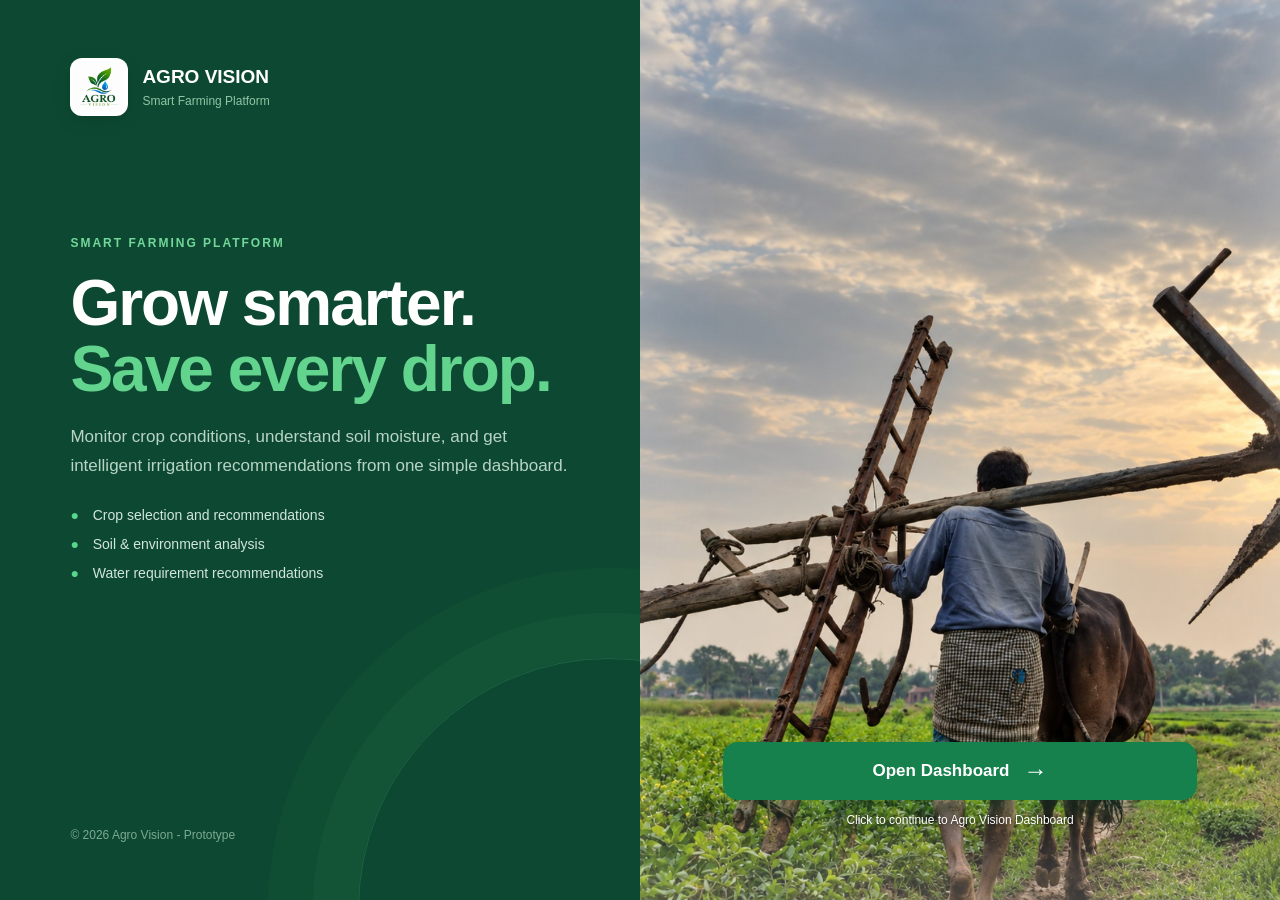
<file: index.html>
<!DOCTYPE html>
<html lang="en">
<head>
  <meta charset="UTF-8">
  <meta name="viewport" content="width=device-width, initial-scale=1.0">
  <title>Agro Vision | Welcome</title>
  <link rel="stylesheet" href="landing.css">
</head>
<body>
  <div class="landing">
    <section class="hero">
      <div class="brand">
        <img class="brand-logo" src="assets/agro-vision-logo.png" alt="Agro Vision logo">
        <div>
          <strong>AGRO VISION</strong>
          <small>Smart Farming Platform</small>
        </div>
      </div>

      <div class="hero-content">
        <span class="eyebrow">SMART FARMING PLATFORM</span>
        <h1>Grow smarter.<br><span>Save every drop.</span></h1>
        <p>
          Monitor crop conditions, understand soil moisture, and get intelligent
          irrigation recommendations from one simple dashboard.
        </p>

        <ul>
          <li><span>●</span> Crop selection and recommendations</li>
          <li><span>●</span> Soil &amp; environment analysis</li>
          <li><span>●</span> Water requirement recommendations</li>
        </ul>
      </div>

      <footer>© 2026 Agro Vision - Prototype</footer>
    </section>

    <section class="visual">
      <div class="image-card">
        <img src="assets/farmer.jpg" alt="Farmer working in a crop field with an ox">
      </div>

      <div class="continue-area">
        <a class="open-btn" href="dashboard.html">
          Open Dashboard <span>→</span>
        </a>
        <p>Click to continue to Agro Vision Dashboard</p>
      </div>

      <div class="leaf leaf-one">🌿</div>
      <div class="leaf leaf-two">🌿</div>
    </section>
  </div>
</body>
</html>
</file>
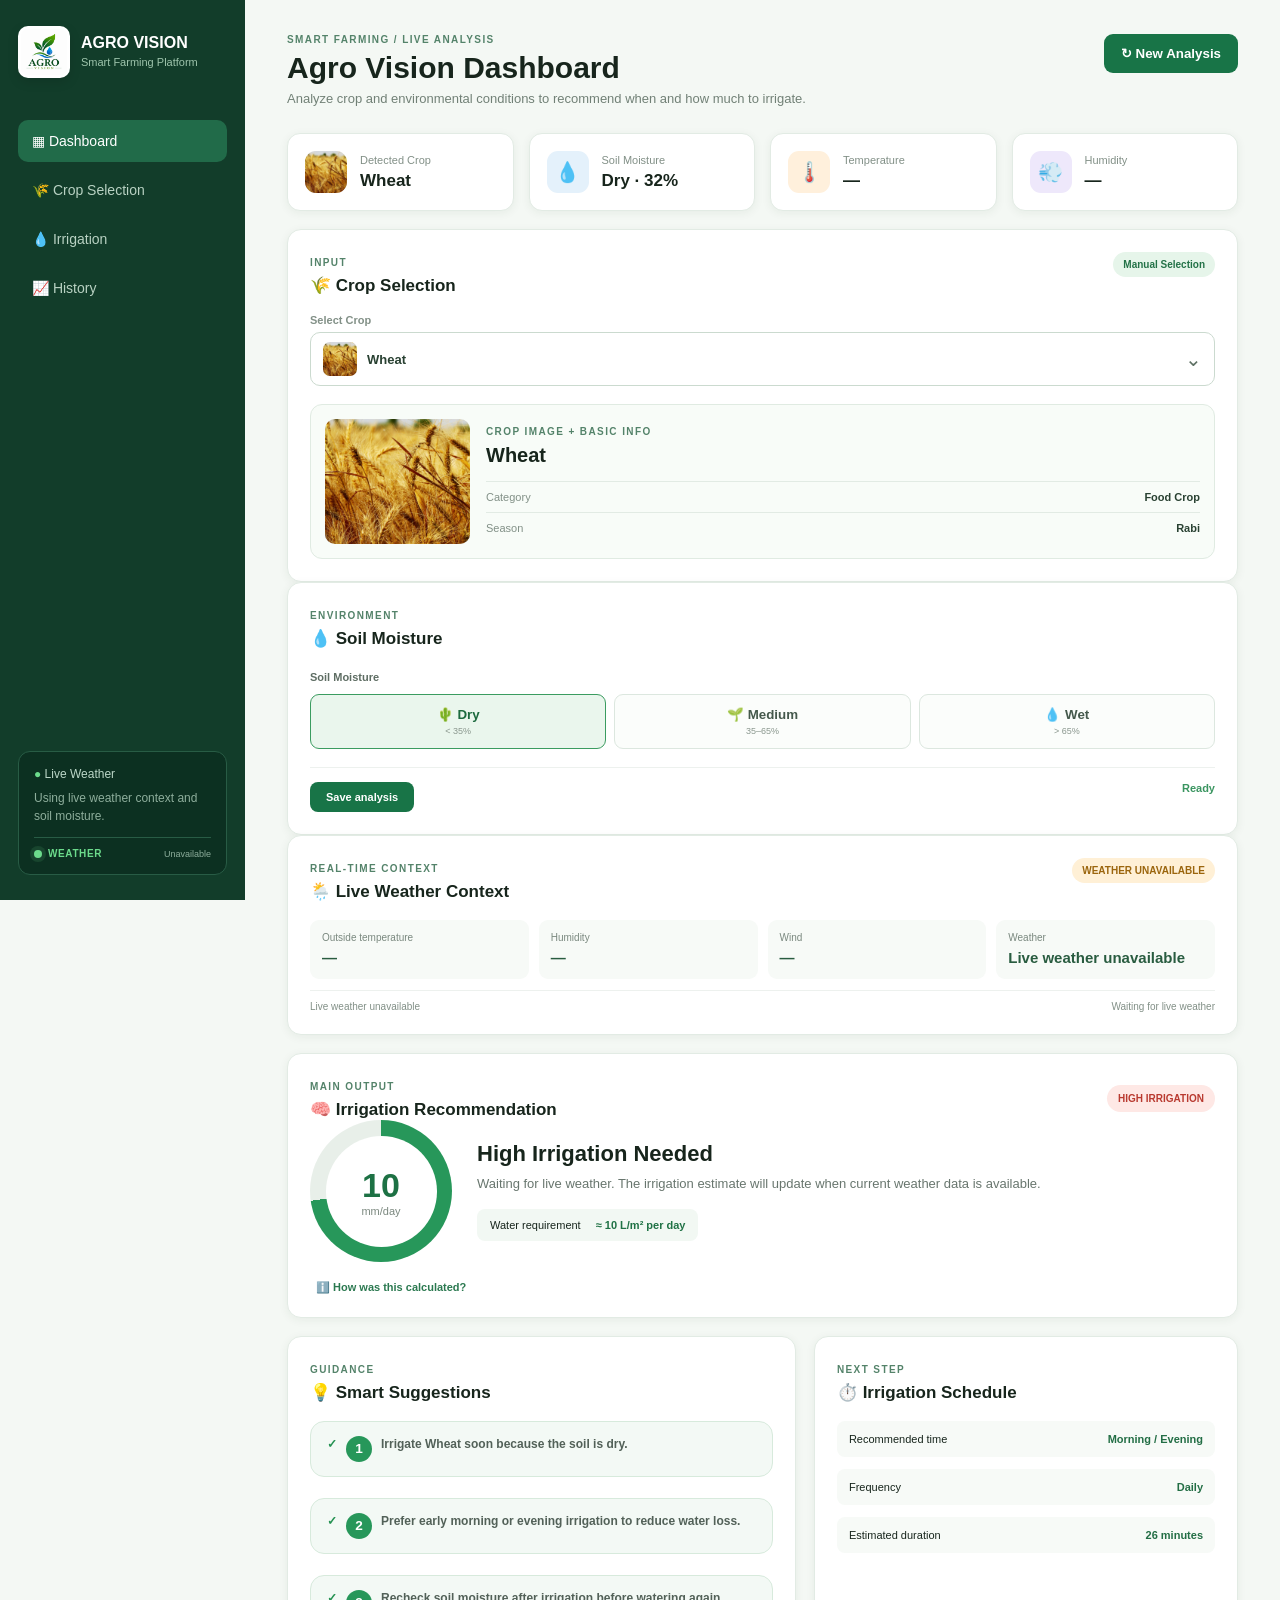
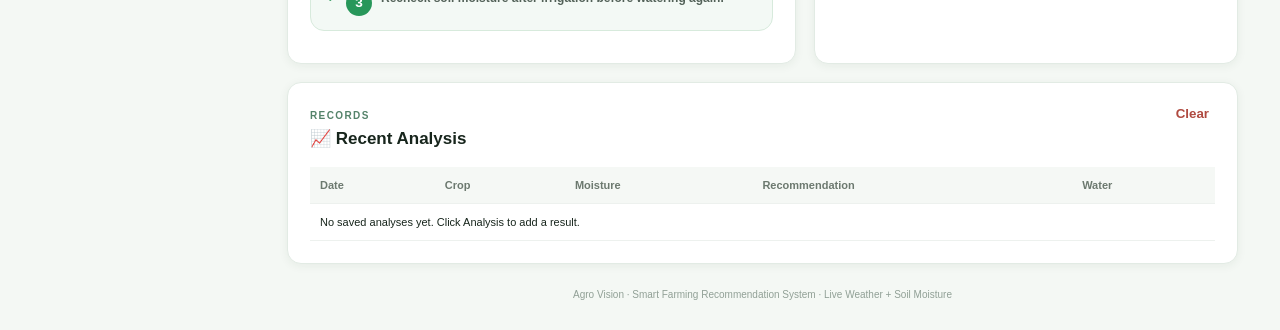
<file: dashboard.html>
<!DOCTYPE html>
<html lang="en">
<head>
  <meta charset="UTF-8">
  <meta name="viewport" content="width=device-width, initial-scale=1.0">
  <title>Agro Vision | Smart Farming Dashboard</title>
  <link rel="stylesheet" href="style.css">
</head>
<body>
  <div class="app">
    <aside class="sidebar">
      <div class="brand dashboard-brand"><img src="assets/agro-vision-logo.png" alt="Agro Vision logo"><div><b>AGRO VISION</b><small>Smart Farming Platform</small></div>
</div>
      <nav>
        <a class="active" href="#dashboard">▦ Dashboard</a>
        <a href="#crop">🌾 Crop Selection</a>
        <a href="#irrigation">💧 Irrigation</a>
        <a href="#history">📈 History</a>
      </nav>
      <div class="side-note">
        <span>●</span> Live Weather
        <p>Using live weather context and soil moisture.</p>
        <div class="live-mini"><i id="connectionDot"></i><b id="connectionText">WEATHER</b><small id="lastSync">Updating…</small></div>
      </div>
    </aside>

    <main>
      <header class="topbar">
        <div>
          <div class="eyebrow">SMART FARMING / LIVE ANALYSIS</div>
          <h1>Agro Vision Dashboard</h1>
          <p>Analyze crop and environmental conditions to recommend when and how much to irrigate.</p>
        </div>
        <button class="new-btn" id="newAnalysis">↻ New Analysis</button>
      </header>

      <section class="stats" id="dashboard">
        <div class="stat-card crop-stat-card">
          <div class="crop-stat-image"><img id="cropStatImage" src="assets/crops/wheat.jpg" alt="Wheat crop"></div>
          <div><span>Detected Crop</span><strong id="cropStat">Wheat</strong></div>
        </div>
        <div class="stat-card">
          <div class="icon blue">💧</div>
          <div><span>Soil Moisture</span><strong id="moistureStat">Dry · 32%</strong></div>
        </div>
        <div class="stat-card live-top-stat">
          <div class="icon orange">🌡️</div>
          <div><span>Temperature</span><strong id="topLiveTemp">--°C</strong></div>
        </div>
        <div class="stat-card live-top-stat">
          <div class="icon purple">💨</div>
          <div><span>Humidity</span><strong id="topLiveHumidity">--%</strong></div>
        </div>
      </section>

      <section class="crop-input-row">
        <article class="card" id="crop">
          <div class="card-head">
            <div><span class="section-kicker">INPUT</span><h2>🌾 Crop Selection</h2></div>
            <span class="pill">Manual Selection</span>
          </div>

          <div class="crop-select-wrap">
            <label>Select Crop</label>
            <div class="crop-picker" id="cropPicker">
              <button type="button" class="crop-picker-trigger" id="cropPickerTrigger" aria-haspopup="listbox" aria-expanded="false">
                <span class="crop-picker-current">
                  <img id="cropPickerImage" src="assets/crops/wheat.jpg" alt="Wheat">
                  <span id="cropPickerName">Wheat</span>
                </span>
                <span class="crop-picker-arrow">⌄</span>
              </button>
              <div class="crop-picker-panel" id="cropPickerPanel" role="listbox" aria-label="All crops"></div>
            </div>
          </div>


          <div class="crop-info">
            <div class="crop-image-panel">
              <img id="cropDisplayImage" src="" alt="Wheat crop image">
            </div>
            <div class="crop-basic-info">
              <span class="section-kicker">CROP IMAGE + BASIC INFO</span>
              <h3 id="selectedCropName">Wheat</h3>
              <div class="info-row"><span>Category</span><b id="cropCategory">Food Crop</b></div>
              <div class="info-row"><span>Season</span><b id="cropSeason">Rabi</b></div>
            </div>
          </div>
        </article>

        <article class="card environment-soil-full" id="environment">
          <div class="card-head">
            <div><span class="section-kicker">ENVIRONMENT</span><h2>💧 Soil Moisture</h2></div>
          </div>
          <label>Soil Moisture</label>
          <div class="choice-row" id="moistureChoices">
            <button data-moisture="dry" class="choice selected">🌵 Dry<span>&lt; 35%</span></button>
            <button data-moisture="medium" class="choice">🌱 Medium<span>35–65%</span></button>
            <button data-moisture="wet" class="choice">💧 Wet<span>&gt; 65%</span></button>
          </div>
          <div class="sensor-row"><button class="analysis-btn" id="analysisBtn">Save analysis</button><b id="analysisStatus">Ready</b></div>
        </article>
      </section>

      <section class="card realtime-weather" id="liveWeather">
        <div class="card-head"><div><span class="section-kicker">REAL-TIME CONTEXT</span><h2>🌦️ Live Weather Context</h2></div><span class="pill" id="weatherStatus">LOCAL / DEMO</span></div>
        <div class="weather-live-grid">
          <div><span>Outside temperature</span><strong id="liveTemp">--°C</strong></div>
          <div><span>Humidity</span><strong id="liveHumidity">--%</strong></div>
          <div><span>Wind</span><strong id="liveWind">-- km/h</strong></div>
          <div><span>Weather</span><strong id="liveWeatherText">Waiting for live data</strong></div>
        </div>
        <div class="weather-footer"><span id="weatherLocation">Location not shared</span><span id="weatherUpdated">Updating…</span></div>
      </section>

      <section class="card result" id="irrigation">
        <div class="result-top">
          <div><span class="section-kicker">MAIN OUTPUT</span><h2>🧠 Irrigation Recommendation</h2></div>
          <span class="status high" id="statusBadge">HIGH IRRIGATION</span>
        </div>
        <div class="result-main">
          <div class="water-ring"><span id="waterValue">10</span><small>mm/day</small></div>
          <div class="recommendation">
            <h3 id="resultTitle">High irrigation needed</h3>
            <p id="resultText">Live weather and soil moisture are used to calculate the irrigation requirement.</p>
            <div class="metric"><span>Water requirement</span><b id="litres">≈ 10 L/m² per day</b></div>
          </div>
        </div>
        <button class="explain" id="explainBtn">ℹ️ How was this calculated?</button>
        <div class="formula" id="formula"><b>Calculation basis:</b> Calculation uses the selected crop water requirement, current live weather (temperature, humidity, wind and rain conditions), and soil moisture. Dry soil increases demand, medium soil is neutral, and wet soil reduces demand. No historical weather baseline or live sensor stream is used.</div>
      </section>

      <section class="grid two">
        <article class="card">
          <div class="card-head"><div><span class="section-kicker">GUIDANCE</span><h2>💡 Smart Suggestions</h2></div></div>
          <ul class="suggestions" id="suggestions"></ul>
        </article>

        <article class="card">
          <div class="card-head"><div><span class="section-kicker">NEXT STEP</span><h2>⏱️ Irrigation Schedule</h2></div></div>
          <div class="schedule">
            <div><span>Recommended time</span><strong>Morning / Evening</strong></div>
            <div><span>Frequency</span><strong id="frequency">Daily</strong></div>
            <div><span>Estimated duration</span><strong id="duration">25 minutes</strong></div>
          </div>
        </article>
      </section>

      <section class="card" id="history">
        <div class="card-head"><div><span class="section-kicker">RECORDS</span><h2>📈 Recent Analysis</h2></div><button class="clear" id="clearHistory">Clear</button></div>
        <div class="table-wrap">
          <table><thead><tr><th>Date</th><th>Crop</th><th>Moisture</th><th>Recommendation</th><th>Water</th></tr></thead>
          <tbody id="historyBody"></tbody></table>
        </div>
      </section>

      <footer>Agro Vision · Smart Farming Recommendation System · Live Weather + Soil Moisture</footer>
    </main>
  </div>
  <script src="script.js"></script>
</body>
</html>
</file>
<file: landing.css>
* {
    box-sizing: border-box;
}
html, body {
    margin: 0;
    min-height: 100%;
    font-family: Arial, Helvetica, sans-serif;
}
body {
    background: #f7faf8;
    color: #173b2b;
}
.landing {
    min-height: 100vh;
    display: grid;
    grid-template-columns: 50% 50%;
}
.hero {
    position: relative;
    min-height: 100vh;
    padding: 58px 11%;
    background: #0d4932;
    color: #fff;
    overflow: hidden;
    display: flex;
    flex-direction: column;
}
.hero:after {
    content: "";
    position: absolute;
    width: 500px;
    height: 500px;
    border: 1px solid rgba(100, 210, 139, .18);
    border-radius: 50%;
    right: -220px;
    bottom: -260px;
    box-shadow: 0 0 0 45px rgba(100, 210, 139, .04), 0 0 0 90px rgba(100, 210, 139, .03);
    pointer-events: none;
}
.brand {
    display: flex;
    align-items: center;
    gap: 14px;
    position: relative;
    z-index: 1;
}
.brand-logo {
    width: 58px;
    height: 58px;
    object-fit: contain;
    border-radius: 12px;
    background: #fff;
    padding: 4px;
    box-shadow: 0 5px 18px rgba(0, 0, 0, .12);
}
.brand strong {
    display: block;
    font-size: 19px;
}
.brand small {
    display: block;
    margin-top: 6px;
    color: #91c5a5;
    font-size: 12px;
}
.hero-content {
    margin: auto 0;
    max-width: 620px;
    position: relative;
    z-index: 1;
}
.eyebrow {
    font-size: 12px;
    letter-spacing: 2px;
    font-weight: 800;
    color: #73d79a;
}
h1 {
    font-size: clamp(42px, 5vw, 70px);
    line-height: 1.03;
    margin: 20px 0;
    color: #fff;
    letter-spacing: -2px;
}
h1 span {
    color: #62d48d;
}
.hero-content p {
    max-width: 650px;
    color: #b8d4c4;
    font-size: 17px;
    line-height: 1.7;
    margin: 0 0 26px;
}
.hero-content ul {
    list-style: none;
    padding: 0;
    margin: 0;
}
.hero-content li {
    margin: 13px 0;
    color: #d1e6da;
    font-size: 14px;
}
.hero-content li span {
    color: #57d78d;
    margin-right: 10px;
}
.hero footer {
    position: relative;
    z-index: 1;
    color: #7da991;
    font-size: 12px;
    margin-top: auto;
}
.visual {
    position: relative;
    min-height: 100vh;
    background: #fbfdfb;
    padding: 0;
    display: flex;
    flex-direction: column;
    justify-content: flex-end;
    align-items: center;
    overflow: hidden;
}
.image-card {
    position: absolute;
    inset: 0;
    width: 100%;
    height: 100%;
    border-radius: 0;
    overflow: hidden;
    box-shadow: none;
    z-index: 1;
    background: #e8f2eb;
}
.image-card:after {
    content: "";
    position: absolute;
    inset: 0;
    box-shadow: inset 0 -70px 90px rgba(255, 255, 255, .25);
    pointer-events: none;
}
.image-card img {
    width: 100%;
    height: 100%;
    object-fit: cover;
    object-position: center;
    display: block;
}
.continue-area {
    position: absolute;
    left: 8%;
    right: 8%;
    bottom: 7%;
    width: auto;
    text-align: center;
    margin: 0;
    z-index: 3;
    padding: 0 5% 10px;
    border-radius: 0;
    background: transparent;
}
.open-btn {
    display: flex;
    justify-content: center;
    align-items: center;
    gap: 14px;
    width: min(100%, 560px);
    margin: auto;
    text-decoration: none;
    background: #16814d;
    color: #fff;
    font-weight: 800;
    font-size: 17px;
    border-radius: 15px;
    padding: 17px 24px;
    box-shadow: 0 12px 25px rgba(22, 129, 77, .20);
    transition: .2s ease;
}
.open-btn:hover {
    background: #116d41;
    transform: translateY(-2px);
}
.open-btn span {
    font-size: 24px;
    line-height: 1;
}
.continue-area p {
    font-size: 12px;
    color: #fff;
    margin: 13px 0 0;
    text-shadow: 0 1px 4px rgba(0, 0, 0, .65);
}
.leaf {
    position: absolute;
    color: #d9ece0;
    font-size: 90px;
    opacity: .5;
    z-index: 0;
}
.leaf-one {
    left: -25px;
    bottom: 15px;
    transform: rotate(-25deg);
}
.leaf-two {
    right: -15px;
    bottom: 0;
    transform: rotate(18deg);
}
@media(max-width: 900px) {
    .landing {
        grid-template-columns: 1fr;
    }
    .hero {
        min-height: 55vh;
        padding: 38px 8%;
    }
    .hero-content {
        margin: 70px 0 40px;
    }
    .visual {
        min-height: 65vh;
        padding: 0;
    }
    .image-card {
        height: 100%;
        position: absolute;
        inset: 0;
    }
}
@media(max-width: 520px) {
    .hero {
        padding: 28px 7%;
    }
    h1 {
        font-size: 42px;
    }
    .hero-content p {
        font-size: 14px;
    }
    .image-card {
        height: 100%;
        border-radius: 0;
    }
    .open-btn {
        font-size: 15px;
    }
}
</file>
<file: style.css>
* {
    box-sizing: border-box;
}
body {
    margin: 0;
    font-family: Inter, Segoe UI, Arial, sans-serif;
    background: #f4f8f4;
    color: #17251c;
}
.app {
    display: flex;
    min-height: 100vh;
}
.sidebar {
    width: 245px;
    background: #123d2a;
    color: #dceee3;
    padding: 26px 18px;
    position: fixed;
    top: 0;
    bottom: 0;
}
.brand {
    display: flex;
    gap: 11px;
    align-items: center;
    margin-bottom: 42px;
}
.brand>span {
    font-size: 28px;
}
.brand b {
    display: block;
    font-size: 16px;
    color: white;
}
.brand small {
    font-size: 11px;
    color: #9fc5ad;
}
.sidebar nav {
    display: grid;
    gap: 7px;
}
.sidebar nav a {
    padding: 13px 14px;
    border-radius: 10px;
    color: #b9d2c3;
    text-decoration: none;
    font-size: 14px;
}
.sidebar nav a.active, .sidebar nav a:hover {
    background: #216b49;
    color: white;
}
.side-note {
    position: absolute;
    left: 18px;
    right: 18px;
    bottom: 25px;
    padding: 15px;
    background: #0c3021;
    border: 1px solid #285c45;
    border-radius: 12px;
    font-size: 12px;
    color: #bcd7c8;
}
.side-note span {
    color: #6cdb8c;
}
.side-note p {
    line-height: 1.5;
    margin: 8px 0 0;
    color: #8eae9c;
}
main {
    margin-left: 245px;
    width: calc(100% - 245px);
    padding: 34px 42px 25px;
    max-width: 1500px;
}
.topbar {
    display: flex;
    justify-content: space-between;
    gap: 20px;
    align-items: flex-start;
    margin-bottom: 27px;
}
.eyebrow, .section-kicker {
    font-size: 10px;
    font-weight: 800;
    letter-spacing: 1.4px;
    color: #54836a;
}
.topbar h1 {
    font-size: 30px;
    margin: 6px 0;
}
.topbar p {
    margin: 0;
    color: #718076;
    font-size: 13px;
}
.new-btn, .primary {
    border: 0;
    background: #187447;
    color: white;
    padding: 12px 17px;
    border-radius: 9px;
    font-weight: 700;
    cursor: pointer;
}
.new-btn:hover, .primary:hover {
    background: #125d38;
}
.stats {
    display: grid;
    grid-template-columns: repeat(4, 1fr);
    gap: 15px;
    margin-bottom: 18px;
}
.stat-card {
    background: white;
    border: 1px solid #e2ebe4;
    border-radius: 13px;
    padding: 17px;
    display: flex;
    gap: 13px;
    align-items: center;
    box-shadow: 0 2px 10px #183b2510;
}
.stat-card span, .recognition span {
    display: block;
    color: #829087;
    font-size: 11px;
    margin-bottom: 5px;
}
.stat-card strong {
    font-size: 17px;
}
.icon {
    width: 42px;
    height: 42px;
    border-radius: 11px;
    display: grid;
    place-items: center;
    font-size: 20px;
}
.green {
    background: #e2f5e8;
}
.blue {
    background: #e4f1fb;
}
.orange {
    background: #fff0dc;
}
.purple {
    background: #eee8fb;
}
.grid {
    display: grid;
    gap: 18px;
}
.grid.two {
    grid-template-columns: 1.2fr 1fr;
    margin-bottom: 18px;
}
.card {
    background: white;
    border: 1px solid #e2ebe4;
    border-radius: 14px;
    padding: 22px;
    box-shadow: 0 2px 10px #183b2510;
}
.card-head {
    display: flex;
    justify-content: space-between;
    align-items: flex-start;
    margin-bottom: 18px;
}
.card h2 {
    font-size: 17px;
    margin: 5px 0 0;
}
.pill {
    font-size: 10px;
    font-weight: 800;
    background: #e6f5ea;
    color: #237247;
    border-radius: 20px;
    padding: 7px 10px;
}
.upload {
    border: 1.5px dashed #b8cfc0;
    border-radius: 12px;
    padding: 19px;
    display: flex;
    align-items: center;
    gap: 16px;
    background: #fbfdfb;
}
.crop-preview {
    width: 74px;
    height: 74px;
    border-radius: 10px;
    background: #eaf5ec;
    display: grid;
    place-items: center;
    font-size: 40px;
    overflow: hidden;
}
.crop-preview img {
    width: 100%;
    height: 100%;
    object-fit: cover;
}
.upload h3 {
    font-size: 14px;
    margin: 0 0 5px;
}
.upload p {
    font-size: 11px;
    color: #839088;
    margin: 0;
}
.upload .outline {
    margin-left: auto;
}
.outline {
    border: 1px solid #b9cfc0;
    background: white;
    color: #245e40;
    padding: 10px 13px;
    border-radius: 8px;
    font-weight: 700;
    cursor: pointer;
}
.recognition {
    display: grid;
    grid-template-columns: 1fr 1fr;
    margin: 17px 0 7px;
}
.recognition b {
    font-size: 14px;
}
.confidence {
    height: 7px;
    border-radius: 20px;
    background: #e9efe9;
    overflow: hidden;
}
.confidence span {
    display: block;
    height: 100%;
    width: 82%;
    background: #39a35f;
    border-radius: 20px;
}
.actions {
    display: flex;
    gap: 9px;
    margin-top: 16px;
}
label {
    font-size: 11px;
    font-weight: 700;
    color: #5e6d63;
}
.choice-row {
    display: grid;
    grid-template-columns: repeat(3, 1fr);
    gap: 8px;
    margin: 9px 0 18px;
}
.choice {
    background: #fbfdfb;
    border: 1px solid #dce7df;
    padding: 12px 6px;
    border-radius: 9px;
    cursor: pointer;
    font-weight: 700;
    color: #45594c;
}
.choice span {
    display: block;
    font-size: 9px;
    font-weight: 400;
    color: #89968d;
    margin-top: 4px;
}
.choice.selected {
    border-color: #3b9c60;
    background: #eaf6ed;
    color: #1d6a3f;
}
.input-grid {
    display: grid;
    grid-template-columns: 1fr 1fr;
    gap: 10px;
}
.input-grid label {
    display: grid;
    gap: 7px;
}
.input-grid input {
    border: 1px solid #dce7df;
    border-radius: 8px;
    padding: 11px;
    font-size: 14px;
    outline: none;
}
.input-grid input:focus {
    border-color: #3b9c60;
}
.sensor-row {
    margin-top: 17px;
    padding-top: 14px;
    border-top: 1px solid #edf1ee;
    display: flex;
    justify-content: space-between;
    font-size: 11px;
    color: #69796e;
}
.sensor-row span {
    color: #3a9560;
}
.result {
    margin-bottom: 18px;
}
.result-top {
    display: flex;
    justify-content: space-between;
    align-items: center;
}
.status {
    font-size: 10px;
    font-weight: 900;
    padding: 8px 11px;
    border-radius: 20px;
}
.status.high {
    background: #fee8e5;
    color: #b93a30;
}
.status.medium {
    background: #fff0d6;
    color: #9b650d;
}
.status.low {
    background: #e3f5e7;
    color: #267443;
}
.result-main {
    display: flex;
    gap: 25px;
    align-items: center;
}
.water-ring {
    width: 142px;
    height: 142px;
    flex: 0 0 142px;
    border-radius: 50%;
    background: conic-gradient(#27975a 0 72%, #e8efe9 72% 100%);
    display: flex;
    flex-direction: column;
    align-items: center;
    justify-content: center;
    position: relative;
}
.water-ring:before {
    content: "";
    position: absolute;
    width: 111px;
    height: 111px;
    background: white;
    border-radius: 50%;
}
.water-ring span, .water-ring small {
    position: relative;
}
.water-ring span {
    font-size: 34px;
    font-weight: 900;
    color: #1d7144;
}
.water-ring small {
    font-size: 11px;
    color: #7b887f;
}
.recommendation h3 {
    font-size: 22px;
    margin: 0 0 7px;
    text-transform: capitalize;
}
.recommendation p {
    font-size: 13px;
    color: #68766e;
    margin: 0 0 15px;
    line-height: 1.6;
}
.metric {
    display: inline-flex;
    gap: 15px;
    background: #f2f8f3;
    padding: 10px 13px;
    border-radius: 8px;
    font-size: 11px;
}
.metric b {
    color: #207245;
}
.explain {
    margin-top: 18px;
    border: 0;
    background: none;
    color: #2b7950;
    font-weight: 700;
    font-size: 11px;
    cursor: pointer;
}
.formula {
    display: none;
    margin-top: 10px;
    background: #f5f9f6;
    border-radius: 8px;
    padding: 12px;
    font-size: 11px;
    color: #637168;
    line-height: 1.5;
}
.formula.show {
    display: block;
}
.suggestions {
    list-style: none;
    padding: 0;
    margin: 0;
    display: grid;
    gap: 11px;
}
.suggestions li {
    font-size: 12px;
    color: #526158;
    display: flex;
    gap: 9px;
    line-height: 1.4;
}
.suggestions li:before {
    content: "✓";
    color: #239151;
    font-weight: 900;
}
.schedule {
    display: grid;
    gap: 12px;
}
.schedule div {
    display: flex;
    justify-content: space-between;
    padding: 12px;
    background: #f7faf7;
    border-radius: 8px;
}
.schedule span, .schedule strong {
    font-size: 11px;
}
.schedule strong {
    color: #236e45;
}
.table-wrap {
    overflow: auto;
}
table {
    width: 100%;
    border-collapse: collapse;
    font-size: 11px;
}
th {
    text-align: left;
    background: #f5f8f5;
    color: #6c796f;
    font-weight: 800;
}
th, td {
    padding: 12px 10px;
    border-bottom: 1px solid #edf1ee;
    white-space: nowrap;
}
.clear {
    border: 0;
    background: none;
    color: #b04a40;
    font-weight: 700;
    cursor: pointer;
}
footer {
    text-align: center;
    color: #91a096;
    font-size: 10px;
    padding: 25px 0 5px;
}
@media(max-width: 950px) {
    .sidebar {
        width: 75px;
    }
    .brand div, .sidebar nav a:not(.active), .side-note {
        display: none;
    }
    .sidebar nav a.active {
        font-size: 0;
        text-align: center;
    }
    .sidebar nav a.active:after {
        content: "▦";
        font-size: 20px;
    }
    main {
        margin-left: 75px;
        width: calc(100% - 75px);
        padding: 25px;
    }
    .stats {
        grid-template-columns: repeat(2, 1fr);
    }
}
@media(max-width: 650px) {
    main {
        padding: 18px;
    }
    .topbar {
        display: block;
    }
    .new-btn {
        margin-top: 15px;
    }
    .stats, .grid.two {
        grid-template-columns: 1fr;
    }
    .result-main {
        display: block;
    }
    .water-ring {
        margin: 10px auto 20px;
    }
    .choice-row {
        grid-template-columns: 1fr;
    }
    .input-grid {
        grid-template-columns: 1fr;
    }
}
.crop-select-wrap {
    margin-top: 14px;
}
.crop-select-wrap label {
    display: block;
    font-size: 11px;
    color: #829087;
    margin-bottom: 6px;
    font-weight: 700;
}
.crop-select-wrap select {
    width: 100%;
    padding: 11px 12px;
    border: 1px solid #cbdacf;
    border-radius: 10px;
    background: #fff;
    color: #294132;
    font-size: 13px;
    outline: none;
}
.crop-select-wrap select:focus {
    border-color: #39a35f;
    box-shadow: 0 0 0 3px rgba(57, 163, 95, .10);
}
.crop-info {
    display: grid;
    grid-template-columns: 145px 1fr;
    gap: 16px;
    align-items: center;
    margin-top: 18px;
    padding: 14px;
    border-radius: 12px;
    background: #f8fcf8;
    border: 1px solid #e0ebe2;
}
.crop-image-panel {
    height: 125px;
    border-radius: 10px;
    overflow: hidden;
    background: #eaf5ec;
}
.crop-image-panel img {
    width: 100%;
    height: 100%;
    object-fit: cover;
    display: block;
}
.crop-basic-info h3 {
    margin: 5px 0 14px;
    font-size: 20px;
}
.info-row {
    display: flex;
    justify-content: space-between;
    gap: 12px;
    border-top: 1px solid #e2ebe4;
    padding: 9px 0;
    font-size: 11px;
}
.info-row span {
    color: #829087;
}
.info-row b {
    color: #294132;
    text-align: right;
}
@media(max-width: 600px) {
    .crop-info {
        grid-template-columns: 1fr;
    }
    .crop-image-panel {
        height: 180px;
    }
}
.analysis-btn {
    border: 0;
    background: #187447;
    color: white;
    padding: 9px 16px;
    border-radius: 8px;
    font-weight: 700;
    font-size: 11px;
    cursor: pointer;
}
.analysis-btn:hover {
    background: #125d38;
}
.sensor-row b {
    color: #3a9560;
}
.dashboard-brand img {
    width: 52px;
    height: 52px;
    object-fit: contain;
    border-radius: 10px;
    background: #fff;
    padding: 3px;
    box-shadow: 0 4px 12px rgba(0, 0, 0, .12);
}
.dashboard-brand {
    align-items: center;
}
.dashboard-brand div {
    min-width: 0;
}
@media(max-width: 950px) {
    .dashboard-brand img {
        width: 44px;
        height: 44px;
    }
    .dashboard-brand {
        justify-content: center;
    }
    .dashboard-brand div {
        display: none;
    }
}
/* Crop image selector */
.crop-stat-card .crop-stat-image {
    width: 42px;
    height: 42px;
    border-radius: 11px;
    overflow: hidden;
    flex: 0 0 42px;
    background: #e2f5e8;
}
.crop-stat-card .crop-stat-image img {
    width: 100%;
    height: 100%;
    object-fit: cover;
    display: block;
}
.crop-picker {
    position: relative;
    margin-top: 0;
}
.crop-picker-trigger {
    width: 100%;
    display: flex;
    align-items: center;
    justify-content: space-between;
    gap: 12px;
    padding: 9px 12px;
    border: 1px solid #cbdacf;
    border-radius: 10px;
    background: #fff;
    color: #294132;
    font-size: 13px;
    cursor: pointer;
    text-align: left;
}
.crop-picker-trigger:hover, .crop-picker.open .crop-picker-trigger {
    border-color: #39a35f;
}
.crop-picker-current {
    display: flex;
    align-items: center;
    gap: 10px;
    min-width: 0;
}
.crop-picker-current img {
    width: 34px;
    height: 34px;
    border-radius: 7px;
    object-fit: cover;
    display: block;
}
.crop-picker-current span {
    font-weight: 700;
}
.crop-picker-arrow {
    font-size: 20px;
    color: #5e7164;
    line-height: 1;
    transition: transform .2s;
}
.crop-picker.open .crop-picker-arrow {
    transform: rotate(180deg);
}
.crop-picker-panel {
    display: none;
    position: absolute;
    left: 0;
    right: 0;
    top: calc(100% + 7px);
    z-index: 30;
    background: #fff;
    border: 1px solid #cbdacf;
    border-radius: 12px;
    box-shadow: 0 14px 30px rgba(24, 59, 37, .14);
    padding: 8px;
    max-height: 310px;
    overflow-y: auto;
}
.crop-picker.open .crop-picker-panel {
    display: grid;
    grid-template-columns: repeat(2, minmax(0, 1fr));
    gap: 6px;
}
.crop-option {
    display: flex;
    align-items: center;
    gap: 9px;
    width: 100%;
    padding: 7px;
    border: 1px solid transparent;
    border-radius: 9px;
    background: #fbfdfb;
    color: #294132;
    cursor: pointer;
    text-align: left;
    font-size: 12px;
    font-weight: 700;
}
.crop-option:hover {
    background: #eef8f1;
    border-color: #c9e3d0;
}
.crop-option.selected {
    background: #e7f5eb;
    border-color: #55a873;
    color: #17633b;
}
.crop-option img {
    width: 42px;
    height: 42px;
    border-radius: 7px;
    object-fit: cover;
    display: block;
    flex: 0 0 42px;
}
.crop-picker-panel::-webkit-scrollbar {
    width: 7px;
}
.crop-picker-panel::-webkit-scrollbar-thumb {
    background: #b8cfc0;
    border-radius: 10px;
}
@media(max-width: 600px) {
    .crop-picker.open .crop-picker-panel {
        grid-template-columns: 1fr;
        max-height: 280px;
    }
}


/* Real-time enhancements — additive only */
.live-mini{margin-top:12px;padding-top:10px;border-top:1px solid #285c45;display:grid;grid-template-columns:auto auto 1fr;gap:6px;align-items:center}
.live-mini i,.live-dot{width:8px;height:8px;border-radius:50%;background:#6cdb8c;box-shadow:0 0 0 4px rgba(108,219,140,.12);display:inline-block}
.live-mini b{font-size:10px;color:#6cdb8c;letter-spacing:.6px}
.live-mini small{font-size:9px;color:#8eae9c;text-align:right}
.realtime-strip{margin-top:12px;padding:9px 10px;border-radius:9px;background:#f4faf5;border:1px solid #e1eee4;display:flex;align-items:center;gap:9px;font-size:10px;color:#506257}
.realtime-strip .live-dot{flex:0 0 auto}
.realtime-strip b{font-size:9px;color:#28784c;letter-spacing:.5px;margin-right:5px}
.realtime-strip small{font-size:10px;color:#718077}
.realtime-strip time{margin-left:auto;font-variant-numeric:tabular-nums;color:#3b6d50;font-weight:700}
.realtime-weather{margin-bottom:18px}
.weather-live-grid{display:grid;grid-template-columns:repeat(4,1fr);gap:10px}
.weather-live-grid>div{padding:12px;background:#f7faf7;border-radius:9px}
.weather-live-grid span{display:block;font-size:10px;color:#7a887f;margin-bottom:6px}
.weather-live-grid strong{font-size:15px;color:#295c40}
.weather-footer{display:flex;justify-content:space-between;margin-top:11px;padding-top:10px;border-top:1px solid #edf1ee;color:#829087;font-size:10px}
#weatherStatus.live{background:#e2f5e8;color:#237247}
#weatherStatus.demo{background:#fff0d6;color:#9b650d}
@media(max-width:950px){.weather-live-grid{grid-template-columns:repeat(2,1fr)}}
@media(max-width:600px){.weather-live-grid{grid-template-columns:1fr 1fr}.realtime-strip{flex-wrap:wrap}.realtime-strip time{margin-left:auto}.weather-footer{gap:10px;flex-wrap:wrap}}


/* Reference layout: live weather values sit beside crop and soil summary cards. */
.live-top-stat .icon {
  flex: 0 0 42px;
}
.environment-soil-full {
  grid-column: 1 / -1;
  width: 100%;
}
@media (max-width: 900px) {
  .environment-soil-full {
    grid-column: 1 / -1;
  }
}


/* Crop selection matches the full-width Soil Moisture section */
.crop-input-row {
  display: block !important;
  width: 100%;
}
.crop-input-row #crop {
  width: 100%;
  grid-column: 1 / -1;
}
.crop-input-row #crop .crop-grid,
.crop-input-row #crop .choice-row {
  width: 100%;
}


/* Focus the guidance card on one actionable recommendation. */
.suggestions {
  list-style: none;
  margin: 0;
  padding: 0;
}
.smart-best-suggestion {
  display: flex;
  align-items: flex-start;
  gap: 12px;
  padding: 14px 16px;
  margin-bottom: 10px;
  border-radius: 14px;
  background: #f3f9f5;
  border: 1px solid #d7eadc;
  line-height: 1.5;
  font-weight: 600;
}
.suggestion-number {
  flex: 0 0 auto;
  width: 26px;
  height: 26px;
  display: inline-flex;
  align-items: center;
  justify-content: center;
  border-radius: 50%;
  background: #27975a;
  color: #fff;
  font-size: .85rem;
  font-weight: 800;
}


/* =========================================================
   MOBILE PHONE LAYOUT
   - Portrait phones: bottom navigation
   - No horizontal overflow
   - Full-width content
   - Keeps desktop/tablet layout unchanged
========================================================= */

html,
body {
    max-width: 100%;
    overflow-x: hidden;
}

@media (max-width: 768px) {
    .app {
        display: block;
        width: 100%;
        min-height: 100vh;
    }

    main {
        margin-left: 75px;
        width: calc(100% - 75px);
        max-width: none;
        padding: 20px 14px 30px;
    }

    .topbar {
        gap: 12px;
    }

    .topbar h1 {
        font-size: clamp(24px, 7vw, 30px);
        line-height: 1.12;
    }

    .topbar p {
        font-size: 12px;
        line-height: 1.45;
    }

    .new-btn {
        white-space: nowrap;
    }

    .stats {
        grid-template-columns: repeat(2, minmax(0, 1fr));
        gap: 12px;
    }

    .stat-card {
        min-width: 0;
        padding: 14px;
    }

    .stat-card strong {
        font-size: 15px;
    }

    .grid.two {
        grid-template-columns: 1fr;
    }

    .card {
        min-width: 0;
        padding: 18px;
    }

    .result-main {
        gap: 18px;
    }

    .crop-info {
        grid-template-columns: 1fr;
    }

    .crop-image-panel {
        height: 180px;
    }

    .weather-live-grid {
        grid-template-columns: repeat(2, minmax(0, 1fr));
    }

    .realtime-strip {
        flex-wrap: wrap;
    }

    .realtime-strip time {
        margin-left: auto;
    }
}

@media (max-width: 600px) {
    /* Bottom navigation replaces the desktop left sidebar */
    .sidebar {
        position: fixed;
        left: 0;
        right: 0;
        top: auto;
        bottom: 0;

        width: 100%;
        height: 68px;
        min-width: 0;

        padding: 6px 8px;
        display: flex;
        align-items: center;
        justify-content: center;

        z-index: 9999;
        box-shadow: 0 -4px 18px rgba(18, 61, 42, .18);
    }

    .brand,
    .side-note {
        display: none !important;
    }

    .sidebar nav {
        width: 100%;
        height: 100%;
        display: flex;
        align-items: stretch;
        justify-content: space-around;
        gap: 2px;
    }

    .sidebar nav a,
    .sidebar nav a.active,
    .sidebar nav a:hover {
        flex: 1 1 0;
        min-width: 0;
        padding: 5px 3px;
        border-radius: 8px;

        display: flex;
        flex-direction: column;
        align-items: center;
        justify-content: center;

        text-align: center;
        font-size: 10px;
        line-height: 1.1;
        color: #b9d2c3;
        background: transparent;
    }

    .sidebar nav a.active {
        background: #216b49;
        color: #fff;
    }

    main {
        margin-left: 0 !important;
        width: 100% !important;
        max-width: none !important;

        padding: 18px 14px 88px !important;
    }

    .topbar {
        display: block;
        margin-bottom: 18px;
    }

    .topbar h1 {
        font-size: clamp(27px, 8vw, 34px);
        margin: 5px 0 8px;
    }

    .topbar p {
        max-width: 100%;
        font-size: 13px;
    }

    .new-btn {
        width: 100%;
        margin-top: 14px;
        padding: 12px 15px;
    }

    .stats {
        grid-template-columns: 1fr;
        gap: 10px;
    }

    .stat-card {
        width: 100%;
    }

    .grid.two {
        grid-template-columns: 1fr;
        gap: 14px;
    }

    .card {
        width: 100%;
        padding: 17px !important;
        border-radius: 14px;
    }

    .card-head {
        gap: 10px;
        flex-wrap: wrap;
    }

    .upload {
        padding: 14px;
        gap: 11px;
        flex-wrap: wrap;
    }

    .upload .outline {
        margin-left: 0;
        width: 100%;
    }

    .crop-info {
        grid-template-columns: 1fr;
        gap: 12px;
    }

    .crop-image-panel {
        height: 170px;
    }

    .recognition {
        grid-template-columns: 1fr 1fr;
        gap: 10px;
    }

    .actions {
        flex-wrap: wrap;
    }

    .actions button {
        flex: 1 1 140px;
    }

    .choice-row {
        grid-template-columns: 1fr;
    }

    .input-grid {
        grid-template-columns: 1fr;
    }

    .result-main {
        display: block;
    }

    .water-ring {
        margin: 10px auto 20px;
    }

    .recommendation h3 {
        font-size: 20px;
    }

    .metric {
        max-width: 100%;
        flex-wrap: wrap;
    }

    .weather-live-grid {
        grid-template-columns: 1fr 1fr;
        gap: 8px;
    }

    .weather-live-grid > div {
        padding: 10px;
    }

    .weather-footer {
        gap: 8px;
        flex-wrap: wrap;
    }

    .realtime-strip {
        font-size: 10px;
    }

    .realtime-strip time {
        margin-left: auto;
    }

    .crop-picker.open .crop-picker-panel {
        grid-template-columns: 1fr;
        max-height: 280px;
    }

    .table-wrap {
        width: 100%;
        overflow-x: auto;
        -webkit-overflow-scrolling: touch;
    }

    table {
        min-width: 520px;
    }

    footer {
        padding-bottom: 5px;
    }
}

/* Very small phones */
@media (max-width: 380px) {
    main {
        padding-left: 10px !important;
        padding-right: 10px !important;
    }

    .card {
        padding: 14px !important;
    }

    .topbar h1 {
        font-size: 26px;
    }

    .stat-card {
        padding: 12px;
    }

    .icon {
        width: 38px;
        height: 38px;
        font-size: 18px;
    }
}
</file>
